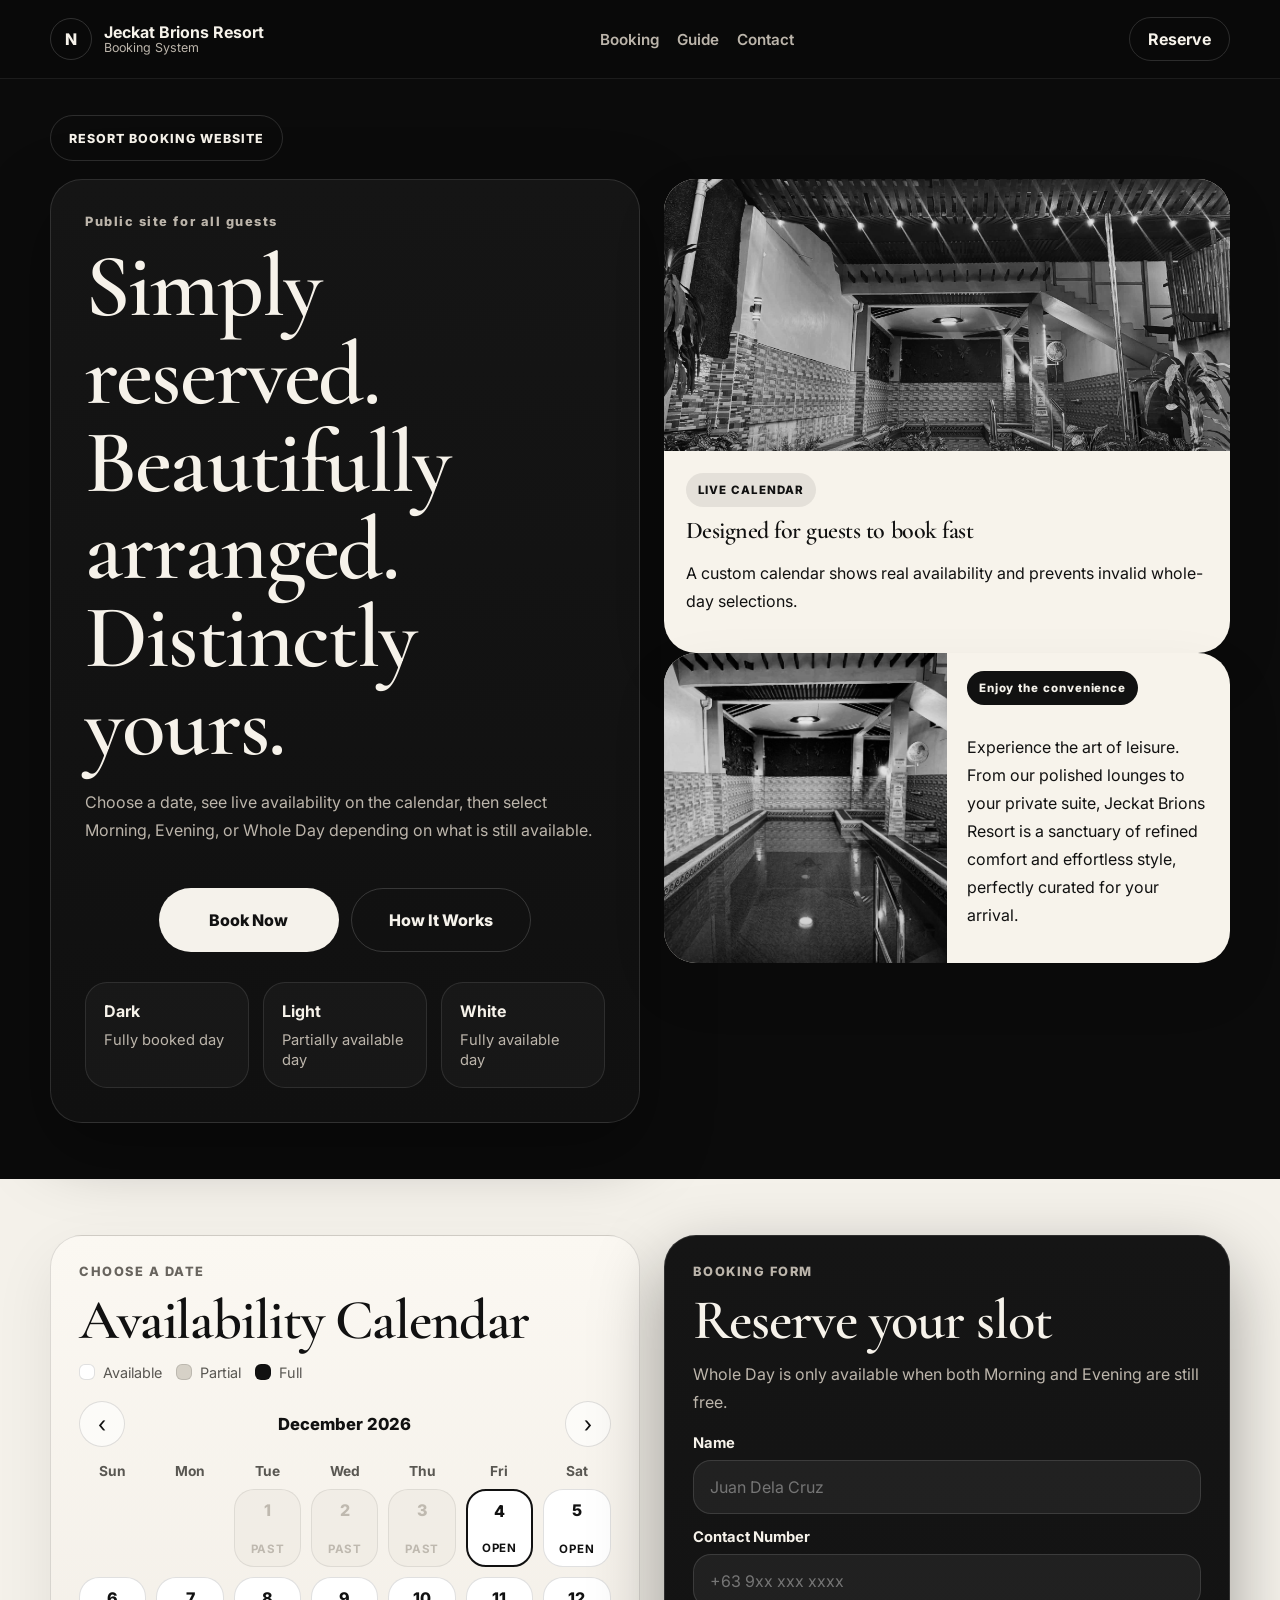
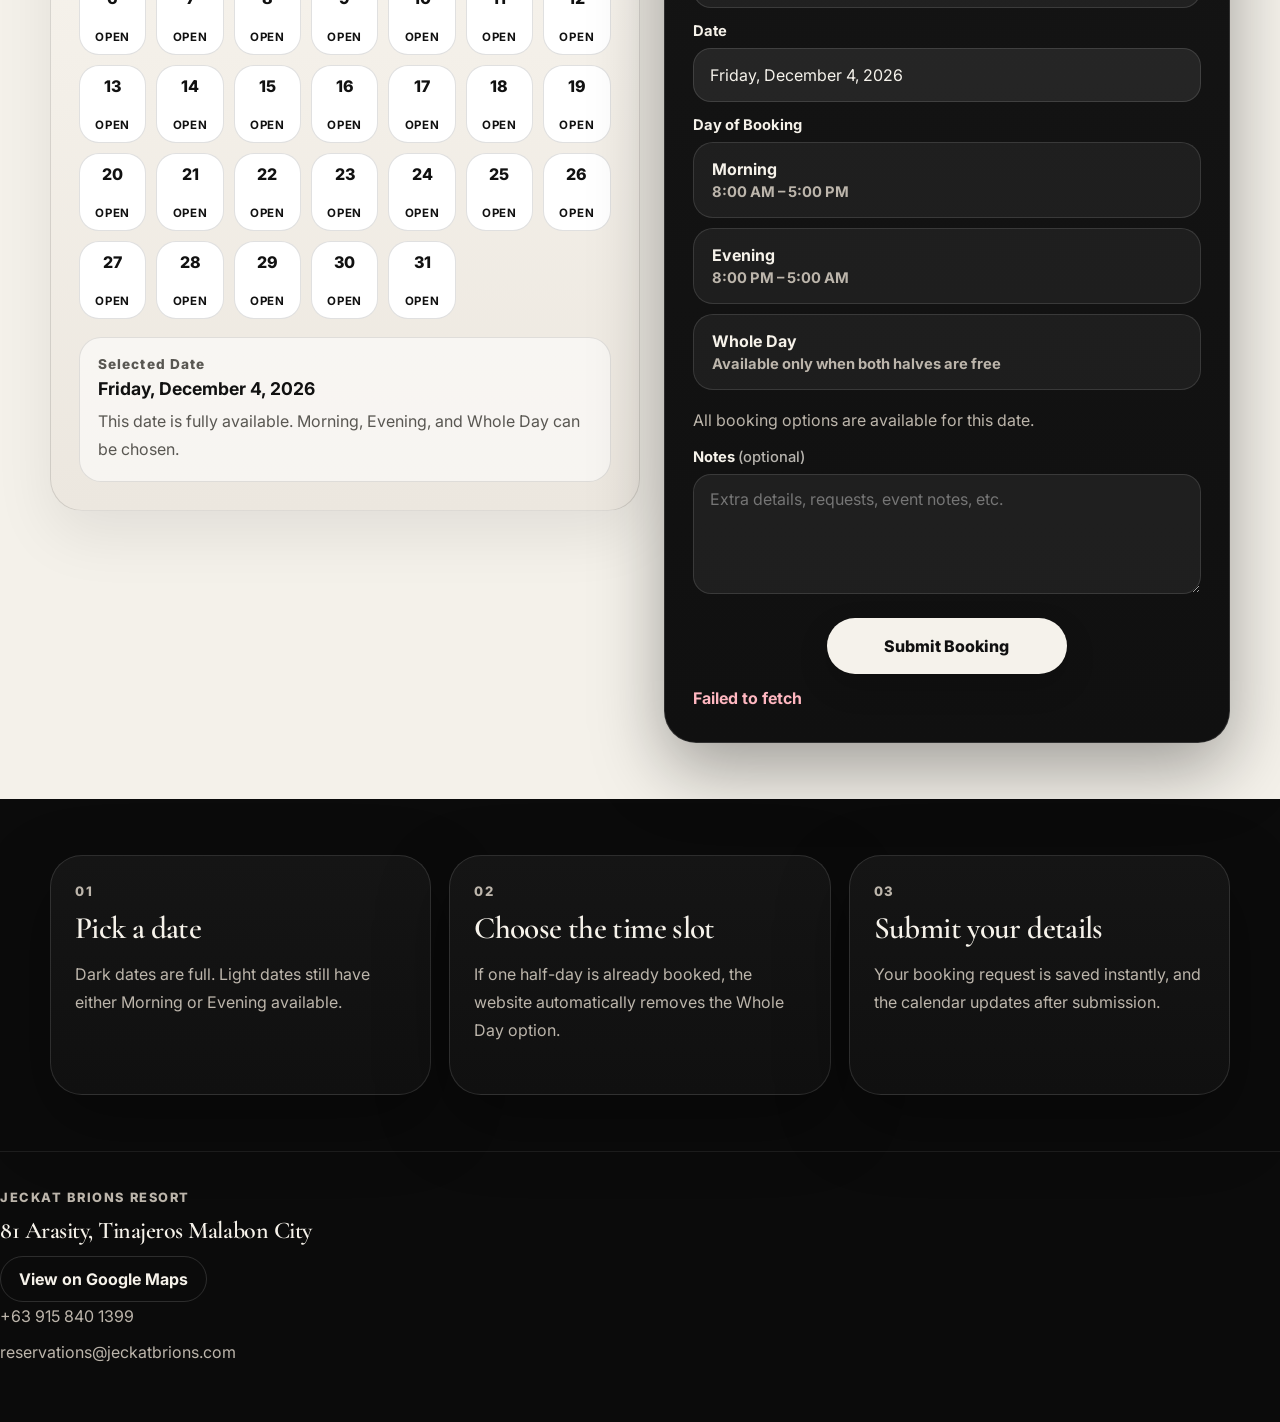
<file: index.html>
<!DOCTYPE html>
<html lang="en">
<head>
  <meta charset="UTF-8" />
  <meta name="viewport" content="width=device-width, initial-scale=1.0" />
  <title>Jeckat Brions Resort</title>

  <link rel="preconnect" href="https://fonts.googleapis.com" />
  <link rel="preconnect" href="https://fonts.gstatic.com" crossorigin />
  <link
    href="https://fonts.googleapis.com/css2?family=Inter:wght@400;500;600;700;800&family=Cormorant+Garamond:wght@500;600;700&display=swap"
    rel="stylesheet"
  />

  <link rel="stylesheet" href="style.css" />
</head>
<body>
  <header class="site-header">
    <div class="container nav">
      <a href="#top" class="brand">
        <span class="brand-mark">N</span>
        <span class="brand-copy">
          <strong>Jeckat Brions Resort</strong>
          <small>Booking System</small>
        </span>
      </a>

      <nav class="nav-links">
        <a href="#booking">Booking</a>
        <a href="#guide">Guide</a>
        <a href="#contact">Contact</a>
      </nav>

      <a href="#booking" class="nav-cta">Reserve</a>
    </div>
  </header>

  <main id="top">
    <section class="hero section-dark">
      <div class="container">
        <div class="hero-topline">
          <span class="capsule">RESORT BOOKING WEBSITE</span>
        </div>

        <div class="hero-grid">
          <div class="hero-copy panel-dark">
            <p class="eyebrow">Public site for all guests</p>
            <h1>Simply reserved. Beautifully arranged. Distinctly yours.</h1>
            <p class="hero-lead">
            Choose a date, see live availability on the calendar, then select
              Morning, Evening, or Whole Day depending on what is still available.
            </p>

            <div class="hero-actions">
              <a href="#booking" class="btn btn-light">Book Now</a>
              <a href="#guide" class="btn btn-ghost">How It Works</a>
            </div>

            <div class="hero-stats">
              <div class="stat-card">
                <strong>Dark</strong>
                <span>Fully booked day</span>
              </div>
              <div class="stat-card">
                <strong>Light</strong>
                <span>Partially available day</span>
              </div>
              <div class="stat-card">
                <strong>White</strong>
                <span>Fully available day</span>
              </div>
            </div>
          </div>

          <div class="hero-stack">
            <article class="showcase showcase-large">
              <div class="showcase-media showcase-main-photo"></div>
              <div class="showcase-body">
                <span class="mini-label">LIVE CALENDAR</span>
                <h2>Designed for guests to book fast</h2>
                <p>
                  A custom calendar shows real availability and prevents invalid whole-day selections.
                </p>
              </div>
            </article>

            <article class="showcase showcase-small">
              <div class="showcase-media showcase-side-photo"></div>
              <div class="showcase-body compact">
                <span class="mini-label dark">Enjoy the convenience</span>
                <p>Experience the art of leisure. From our polished lounges to your private suite, Jeckat Brions Resort is a sanctuary of refined comfort and effortless style, perfectly curated for your arrival.</p>
              </div>
            </article>
          </div>
        </div>
      </div>
    </section>

    <section id="booking" class="section-light booking-section">
      <div class="container booking-layout">
        <div class="calendar-panel panel-light">
          <div class="panel-header">
            <div>
              <p class="eyebrow dark">CHOOSE A DATE</p>
              <h2 class="section-title dark-title">Availability Calendar</h2>
            </div>

            <div class="calendar-legend">
              <span><i class="legend-box legend-available"></i> Available</span>
              <span><i class="legend-box legend-partial"></i> Partial</span>
              <span><i class="legend-box legend-full"></i> Full</span>
            </div>
          </div>

          <div class="calendar-toolbar">
            <button id="prevMonthBtn" type="button" class="month-btn" aria-label="Previous month">‹</button>
            <div id="monthLabel" class="month-label">Month Year</div>
            <button id="nextMonthBtn" type="button" class="month-btn" aria-label="Next month">›</button>
          </div>

          <div class="calendar-weekdays">
            <span>Sun</span>
            <span>Mon</span>
            <span>Tue</span>
            <span>Wed</span>
            <span>Thu</span>
            <span>Fri</span>
            <span>Sat</span>
          </div>

          <div id="calendarGrid" class="calendar-grid"></div>

          <div class="selected-date-box">
            <p class="selected-label">Selected Date</p>
            <strong id="selectedDateText">No date selected</strong>
            <p id="selectedDateHelper" class="selected-helper">
              Click an available date to continue.
            </p>
          </div>
        </div>

        <form id="bookingForm" class="booking-form panel-dark" novalidate>
          <div class="form-head">
            <p class="eyebrow">BOOKING FORM</p>
            <h2 class="section-title">Reserve your slot</h2>
            <p class="form-copy">
              Whole Day is only available when both Morning and Evening are still free.
            </p>
          </div>

          <div class="form-grid">
            <div class="field field-full">
              <label for="customerName">Name</label>
              <input id="customerName" name="customerName" type="text" placeholder="Juan Dela Cruz" required />
            </div>

            <div class="field field-full">
              <label for="contactNumber">Contact Number</label>
              <input id="contactNumber" name="contactNumber" type="tel" placeholder="+63 9xx xxx xxxx" required />
            </div>

            <div class="field field-full">
              <label for="selectedDateDisplay">Date</label>
              <input id="selectedDateDisplay" name="selectedDateDisplay" type="text" readonly placeholder="Pick a date from the calendar" />
            </div>

            <div class="field field-full">
              <label>Day of Booking</label>
              <div id="slotOptions" class="slot-options"></div>
              <p id="slotHelper" class="slot-helper">
                Select a date first to see available time options.
              </p>
            </div>

            <div class="field field-full">
              <label for="notes">Notes <span class="optional">(optional)</span></label>
              <textarea id="notes" name="notes" placeholder="Extra details, requests, event notes, etc."></textarea>
            </div>

            <input id="website" name="website" type="text" class="honeypot" autocomplete="off" tabindex="-1" />

            <div class="field field-full">
             <button id="submitBtn" type="submit" class="btn btn-light submit-capsule">
             Submit Booking
            </button>
            </div>
          </div>

          <div id="formMessage" class="form-message" aria-live="polite"></div>
        </form>
      </div>
    </section>

    <section id="guide" class="section-dark guide-section">
      <div class="container">
        <div class="guide-grid">
          <article class="guide-card panel-dark">
            <span class="step-no">01</span>
            <h3>Pick a date</h3>
            <p>Dark dates are full. Light dates still have either Morning or Evening available.</p>
          </article>

          <article class="guide-card panel-dark">
            <span class="step-no">02</span>
            <h3>Choose the time slot</h3>
            <p>
              If one half-day is already booked, the website automatically removes the Whole Day option.
            </p>
          </article>

          <article class="guide-card panel-dark">
            <span class="step-no">03</span>
            <h3>Submit your details</h3>
            <p>Your booking request is saved instantly, and the calendar updates after submission.</p>
          </article>
        </div>
      </div>
    </section>
  </main>

  <footer id="contact" class="site-footer">
   <div>
  <p class="eyebrow">JECKAT BRIONS RESORT</p>
  <h2>81 Arasity, Tinajeros Malabon City</h2>

  <a
    href="https://maps.app.goo.gl/bycmMKBrjcWVcSgV9"
    target="_blank"
    rel="noopener noreferrer"
    class="map-btn"
  >
    View on Google Maps
  </a>
</div>

      <div class="footer-copy">
        <p>+63 915 840 1399</p>
        <p>reservations@jeckatbrions.com</p>
      </div>
    </div>
  </footer>

  <script src="script.js"></script>
</body>
</html>
</file>
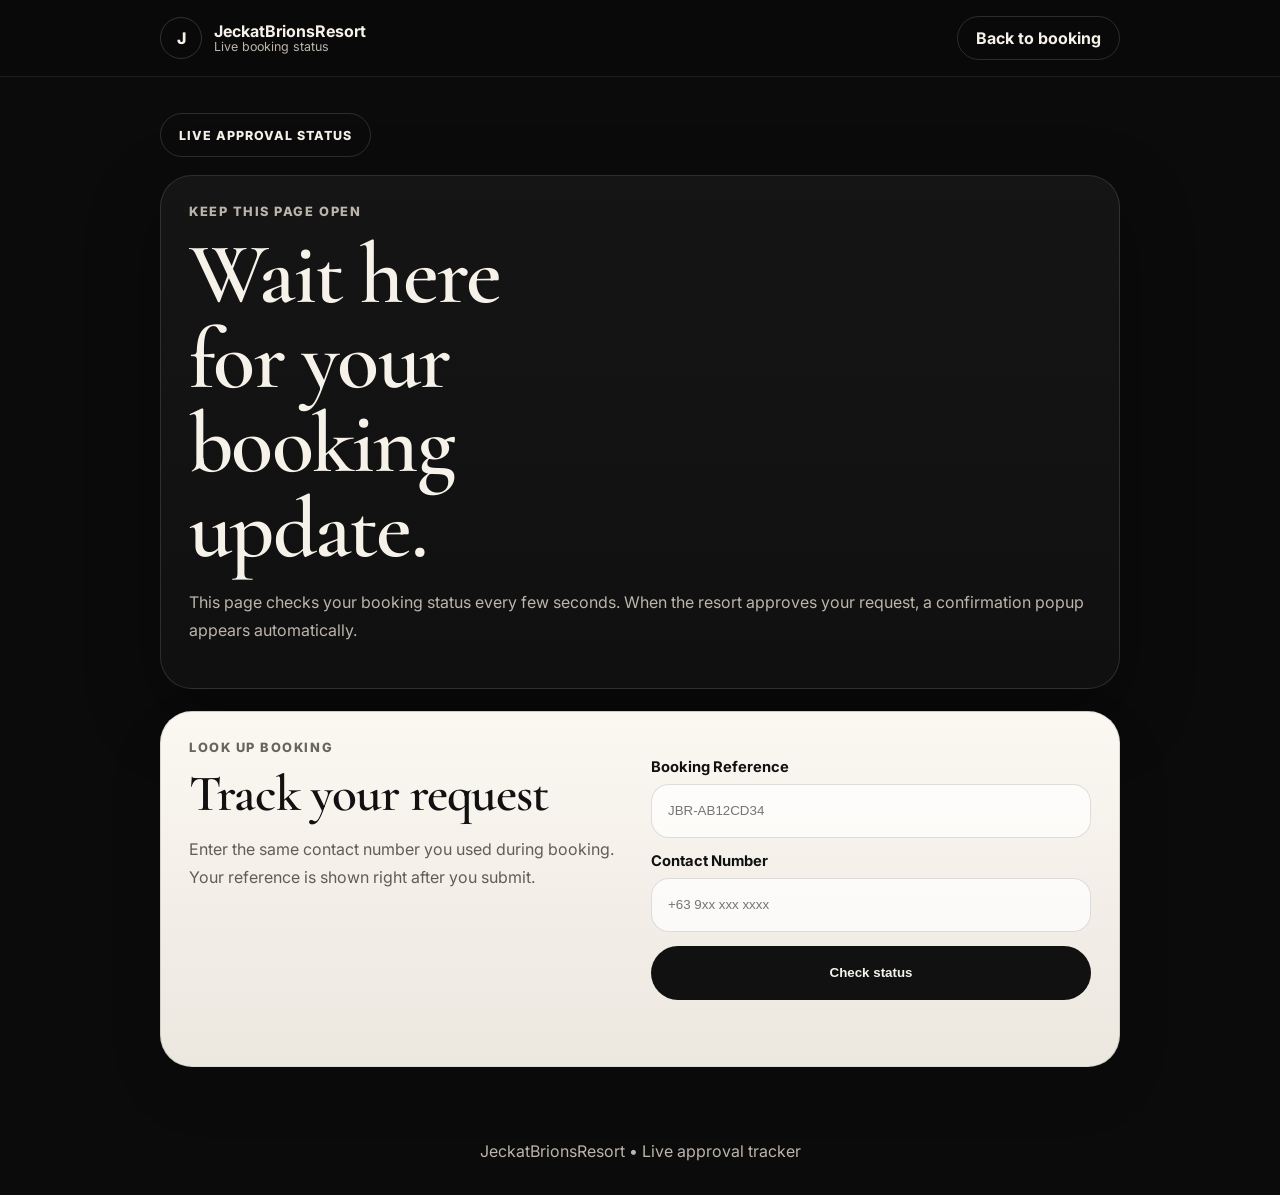
<file: status.html>
<!DOCTYPE html>
<html lang="en">
<head>
  <meta charset="UTF-8" />
  <meta name="viewport" content="width=device-width, initial-scale=1.0" />
  <title>JeckatBrionsResort | Booking Status</title>

  <link rel="preconnect" href="https://fonts.googleapis.com" />
  <link rel="preconnect" href="https://fonts.gstatic.com" crossorigin />
  <link
    href="https://fonts.googleapis.com/css2?family=Inter:wght@400;500;600;700;800&family=Cormorant+Garamond:wght@500;600;700&display=swap"
    rel="stylesheet"
  />

  <style>
    :root {
      --bg: #0b0b0b;
      --panel: #141414;
      --paper: #f4f1ea;
      --ink: #111111;
      --muted: #bcb5ab;
      --line-dark: rgba(255, 255, 255, 0.12);
      --line-light: rgba(0, 0, 0, 0.12);
      --success: #d7ffe2;
      --success-ink: #0b5d2b;
      --warning: #fff0c9;
      --warning-ink: #7a5b00;
      --danger: #ffd8de;
      --danger-ink: #87253a;
      --radius-xl: 32px;
      --radius-lg: 22px;
      --shadow-dark: 0 26px 70px rgba(0, 0, 0, 0.35);
      --shadow-light: 0 24px 60px rgba(0, 0, 0, 0.08);
      --max-width: 960px;
    }

    * {
      box-sizing: border-box;
    }

    body {
      margin: 0;
      font-family: "Inter", sans-serif;
      background: var(--bg);
      color: #f6f2ea;
    }

    a {
      color: inherit;
      text-decoration: none;
    }

    .container {
      width: min(var(--max-width), calc(100% - 28px));
      margin: 0 auto;
    }

    .site-header {
      position: sticky;
      top: 0;
      z-index: 30;
      background: rgba(10, 10, 10, 0.86);
      backdrop-filter: blur(14px);
      border-bottom: 1px solid rgba(255, 255, 255, 0.08);
    }

    .nav {
      min-height: 76px;
      display: flex;
      align-items: center;
      justify-content: space-between;
      gap: 16px;
    }

    .brand {
      display: inline-flex;
      align-items: center;
      gap: 12px;
    }

    .brand-mark {
      width: 42px;
      height: 42px;
      border-radius: 999px;
      border: 1px solid rgba(255, 255, 255, 0.16);
      display: grid;
      place-items: center;
      font-weight: 800;
    }

    .brand-copy {
      display: flex;
      flex-direction: column;
      line-height: 1.15;
    }

    .brand-copy small {
      color: var(--muted);
      font-size: 0.78rem;
    }

    .nav-link {
      min-height: 44px;
      padding: 0 18px;
      display: inline-flex;
      align-items: center;
      justify-content: center;
      border-radius: 999px;
      border: 1px solid rgba(255, 255, 255, 0.14);
      font-weight: 700;
    }

    .page {
      padding: 36px 0 56px;
    }

    .capsule {
      min-height: 44px;
      padding: 0 18px;
      display: inline-flex;
      align-items: center;
      justify-content: center;
      border-radius: 999px;
      border: 1px solid rgba(255, 255, 255, 0.14);
      font-size: 0.78rem;
      font-weight: 800;
      letter-spacing: 0.08em;
      margin-bottom: 18px;
    }

    .layout {
      display: grid;
      grid-template-columns: 1fr;
      gap: 22px;
    }

    .panel-dark,
    .panel-light {
      border-radius: var(--radius-xl);
      overflow: hidden;
    }

    .panel-dark {
      background: linear-gradient(180deg, #151515 0%, #101010 100%);
      border: 1px solid var(--line-dark);
      box-shadow: var(--shadow-dark);
      padding: 28px;
    }

    .panel-light {
      background: linear-gradient(180deg, #fbf8f2 0%, #ece7df 100%);
      color: var(--ink);
      border: 1px solid var(--line-light);
      box-shadow: var(--shadow-light);
      padding: 28px;
    }

    .eyebrow {
      margin: 0 0 14px;
      color: var(--muted);
      font-size: 0.8rem;
      font-weight: 800;
      letter-spacing: 0.12em;
    }

    h1,
    h2 {
      margin: 0;
      font-family: "Cormorant Garamond", serif;
      font-weight: 600;
      letter-spacing: -0.02em;
      line-height: 0.98;
    }

    h1 {
      font-size: clamp(3rem, 7vw, 5.4rem);
      max-width: 9ch;
    }

    h2 {
      font-size: clamp(2rem, 4vw, 3.6rem);
    }

    .lead,
    .helper,
    .status-meta p,
    .lookup-copy {
      color: var(--muted);
      line-height: 1.75;
    }

    .lookup-copy.dark {
      color: #605d57;
    }

    .lookup-grid {
      display: grid;
      grid-template-columns: 1fr 1fr;
      gap: 22px;
      align-items: start;
    }

    .field-list {
      display: grid;
      gap: 14px;
      margin-top: 18px;
    }

    .field {
      display: flex;
      flex-direction: column;
      gap: 8px;
    }

    label {
      font-weight: 700;
      font-size: 0.92rem;
    }

    input {
      width: 100%;
      min-height: 54px;
      padding: 14px 16px;
      border-radius: 18px;
      border: 1px solid rgba(0, 0, 0, 0.12);
      background: rgba(255, 255, 255, 0.7);
      color: var(--ink);
      outline: none;
    }

    input:focus {
      border-color: rgba(0, 0, 0, 0.28);
      box-shadow: 0 0 0 3px rgba(0, 0, 0, 0.06);
    }

    .btn {
      min-height: 54px;
      padding: 0 24px;
      border: none;
      border-radius: 999px;
      font-weight: 800;
      cursor: pointer;
      transition: transform 0.18s ease;
    }

    .btn:hover {
      transform: translateY(-1px);
    }

    .btn-dark {
      background: #111111;
      color: #f5f2eb;
    }

    .btn-light {
      background: #f5f2eb;
      color: #111111;
    }

    .status-card {
      display: none;
      gap: 18px;
    }

    .status-card.show {
      display: grid;
    }

    .status-top {
      display: flex;
      justify-content: space-between;
      gap: 16px;
      flex-wrap: wrap;
      align-items: center;
    }

    .status-badge {
      min-height: 42px;
      padding: 0 16px;
      border-radius: 999px;
      display: inline-flex;
      align-items: center;
      justify-content: center;
      font-weight: 800;
      letter-spacing: 0.06em;
      font-size: 0.8rem;
    }

    .status-pending {
      background: var(--warning);
      color: var(--warning-ink);
    }

    .status-confirmed {
      background: var(--success);
      color: var(--success-ink);
    }

    .status-cancelled {
      background: var(--danger);
      color: var(--danger-ink);
    }

    .status-grid {
      display: grid;
      grid-template-columns: repeat(2, 1fr);
      gap: 14px;
    }

    .status-box {
      padding: 18px;
      border-radius: 22px;
      background: rgba(0, 0, 0, 0.04);
      border: 1px solid rgba(0, 0, 0, 0.08);
    }

    .status-box span {
      display: block;
      font-size: 0.84rem;
      font-weight: 700;
      color: #65615a;
      margin-bottom: 8px;
      letter-spacing: 0.06em;
    }

    .status-box strong {
      font-size: 1.05rem;
    }

    .live-note {
      padding: 16px 18px;
      border-radius: 22px;
      background: rgba(255, 255, 255, 0.06);
      border: 1px solid rgba(255, 255, 255, 0.12);
      color: var(--muted);
      line-height: 1.7;
    }

    .message {
      min-height: 24px;
      margin-top: 14px;
      font-weight: 700;
    }

    .message.error {
      color: #ffb7c0;
    }

    .message.success {
      color: #9ce7b2;
    }

    .overlay {
      position: fixed;
      inset: 0;
      background: rgba(0, 0, 0, 0.58);
      display: none;
      align-items: center;
      justify-content: center;
      padding: 18px;
      z-index: 50;
    }

    .overlay.show {
      display: flex;
    }

    .modal {
      width: min(520px, 100%);
      background: linear-gradient(180deg, #fbf8f2 0%, #ece7df 100%);
      color: #111111;
      border-radius: 30px;
      padding: 28px;
      box-shadow: var(--shadow-light);
      text-align: center;
    }

    .modal h3 {
      margin: 0 0 12px;
      font-family: "Cormorant Garamond", serif;
      font-size: 2.2rem;
      line-height: 1;
    }

    .modal p {
      color: #4f4b45;
      line-height: 1.75;
      margin: 0 0 18px;
    }

    .footer {
      padding: 18px 0 34px;
      text-align: center;
      color: var(--muted);
    }

    @media (max-width: 760px) {
      .lookup-grid,
      .status-grid {
        grid-template-columns: 1fr;
      }

      h1 {
        max-width: 100%;
        font-size: 3.4rem;
      }
    }
    @media (max-width: 720px) {
  .container {
    width: calc(100% - 18px);
  }

  .nav {
    min-height: 68px;
  }

  .brand-copy strong {
    font-size: 0.95rem;
  }

  .brand-copy small {
    font-size: 0.72rem;
  }

  h1 {
    max-width: 100%;
    font-size: clamp(2.2rem, 10vw, 3.4rem);
  }

  h2 {
    font-size: clamp(1.8rem, 8vw, 2.5rem);
  }

  .panel-dark,
  .panel-light {
    padding: 20px;
    border-radius: 24px;
  }

  .lookup-grid,
  .status-grid {
    grid-template-columns: 1fr;
  }

  input {
    min-height: 50px;
    font-size: 0.95rem;
  }

  .btn {
    width: 100%;
    min-height: 50px;
  }

  .status-top {
    align-items: flex-start;
  }
}

@media (max-width: 480px) {
  .container {
    width: calc(100% - 14px);
  }

  .panel-dark,
  .panel-light {
    padding: 16px;
    border-radius: 20px;
  }

  h1 {
    font-size: clamp(2rem, 10vw, 2.8rem);
  }

  h2 {
    font-size: clamp(1.6rem, 8vw, 2.1rem);
  }

  .modal {
    padding: 20px;
    border-radius: 22px;
  }

  .modal h3 {
    font-size: 1.8rem;
  }
}
  </style>
</head>
<body>
  <header class="site-header">
    <div class="container nav">
      <a href="./index.html" class="brand">
        <span class="brand-mark">J</span>
        <span class="brand-copy">
          <strong>JeckatBrionsResort</strong>
          <small>Live booking status</small>
        </span>
      </a>

      <a href="./index.html" class="nav-link">Back to booking</a>
    </div>
  </header>

  <main class="page">
    <div class="container">
      <span class="capsule">LIVE APPROVAL STATUS</span>

      <div class="layout">
        <section class="panel-dark">
          <p class="eyebrow">KEEP THIS PAGE OPEN</p>
          <h1>Wait here for your booking update.</h1>
          <p class="lead">
            This page checks your booking status every few seconds. When the resort approves your request,
            a confirmation popup appears automatically.
          </p>
        </section>

        <section class="panel-light">
          <div class="lookup-grid">
            <div>
              <p class="eyebrow" style="color:#68645e;">LOOK UP BOOKING</p>
              <h2>Track your request</h2>
              <p class="lookup-copy dark">
                Enter the same contact number you used during booking. Your reference is shown right after you submit.
              </p>
            </div>

            <div>
              <form id="lookupForm" class="field-list">
                <div class="field">
                  <label for="bookingReference">Booking Reference</label>
                  <input id="bookingReference" type="text" placeholder="JBR-AB12CD34" />
                </div>

                <div class="field">
                  <label for="contactNumber">Contact Number</label>
                  <input id="contactNumber" type="text" placeholder="+63 9xx xxx xxxx" />
                </div>

                <button type="submit" class="btn btn-dark">Check status</button>
              </form>

              <div id="statusMessage" class="message"></div>
            </div>
          </div>
        </section>

        <section id="statusCard" class="panel-light status-card">
          <div class="status-top">
            <div>
              <p class="eyebrow" style="color:#68645e;">CURRENT BOOKING STATUS</p>
              <h2 id="statusHeadline">Waiting for lookup</h2>
            </div>

            <div id="statusBadge" class="status-badge status-pending">PENDING</div>
          </div>

          <div class="status-grid">
            <div class="status-box">
              <span>REFERENCE</span>
              <strong id="refValue">—</strong>
            </div>

            <div class="status-box">
              <span>BOOKING DATE</span>
              <strong id="dateValue">—</strong>
            </div>

            <div class="status-box">
              <span>TIME SLOT</span>
              <strong id="slotValue">—</strong>
            </div>

            <div class="status-box">
              <span>PAYMENT</span>
              <strong id="paymentValue">—</strong>
            </div>
          </div>

          <div class="status-meta">
            <p id="statusDescription">No booking loaded yet.</p>
            <p id="approvedAtText"></p>
          </div>

          <div class="live-note">
            This page auto-checks every 5 seconds. You can leave it open while waiting for approval.
          </div>
        </section>
      </div>
    </div>
  </main>

  <div id="approvalOverlay" class="overlay" aria-hidden="true">
    <div class="modal">
      <h3>Your booking is confirmed</h3>
      <p>
        JeckatBrionsResort has approved your booking. Please keep your booking reference and wait for any further payment or arrival instructions from the resort.
      </p>
      <button id="closeModalBtn" class="btn btn-dark" type="button">Got it</button>
    </div>
  </div>

  <footer class="footer">
    <div class="container">JeckatBrionsResort • Live approval tracker</div>
  </footer>

  <script>
    const SUPABASE_URL = "https://ynebefrxndpmegdlgnvc.supabase.co";
    const SUPABASE_ANON_KEY = "sb_publishable_HrQJWZ27IlogHw7XMgOr6Q_oXKmb5vF";
    const POLL_INTERVAL_MS = 5000;

    const lookupForm = document.getElementById("lookupForm");
    const bookingReferenceInput = document.getElementById("bookingReference");
    const contactNumberInput = document.getElementById("contactNumber");
    const statusMessage = document.getElementById("statusMessage");
    const statusCard = document.getElementById("statusCard");
    const statusHeadline = document.getElementById("statusHeadline");
    const statusBadge = document.getElementById("statusBadge");
    const refValue = document.getElementById("refValue");
    const dateValue = document.getElementById("dateValue");
    const slotValue = document.getElementById("slotValue");
    const paymentValue = document.getElementById("paymentValue");
    const statusDescription = document.getElementById("statusDescription");
    const approvedAtText = document.getElementById("approvedAtText");
    const approvalOverlay = document.getElementById("approvalOverlay");
    const closeModalBtn = document.getElementById("closeModalBtn");

    let pollTimer = null;
    let lastKnownStatus = "";

    document.addEventListener("DOMContentLoaded", init);

    function init() {
      const params = new URLSearchParams(window.location.search);
      bookingReferenceInput.value = params.get("ref") || "";
      contactNumberInput.value = params.get("phone") || "";

      closeModalBtn.addEventListener("click", () => {
        approvalOverlay.classList.remove("show");
      });

      lookupForm.addEventListener("submit", async (event) => {
        event.preventDefault();
        await lookupAndStart();
      });

      if (bookingReferenceInput.value && contactNumberInput.value) {
        lookupAndStart();
      }
    }

    async function lookupAndStart() {
      clearMessage();

      const reference = bookingReferenceInput.value.trim();
      const contactNumber = contactNumberInput.value.trim();

      if (!reference) {
        showMessage("Enter your booking reference.", "error");
        return;
      }

      if (!contactNumber) {
        showMessage("Enter the same contact number you used when booking.", "error");
        return;
      }

      const row = await loadStatus(reference, contactNumber, true);

      if (!row) {
        stopPolling();
        return;
      }

      startPolling();
    }

    async function loadStatus(reference, contactNumber, resetStatusMemory = false) {
      try {
        const rows = await fetchSupabaseJson("/rest/v1/rpc/get_public_booking_status", {
          method: "POST",
          body: JSON.stringify({
            p_reference: reference,
            p_contact_number: contactNumber
          })
        });

        const row = Array.isArray(rows) ? rows[0] : null;

        if (!row) {
          statusCard.classList.remove("show");
          showMessage("No booking matched that reference and contact number.", "error");
          return null;
        }

        if (resetStatusMemory) {
          lastKnownStatus = row.status;
        } else if (lastKnownStatus && lastKnownStatus !== row.status) {
          if (row.status === "confirmed") {
            approvalOverlay.classList.add("show");
          }
        }

        lastKnownStatus = row.status;
        renderStatus(row);
        showMessage("Status is live. Keep this page open while waiting for approval.", "success");
        return row;
      } catch (error) {
        showMessage(error.message || "Could not load booking status.", "error");
        return null;
      }
    }

    function startPolling() {
      stopPolling();

      pollTimer = setInterval(async () => {
        const reference = bookingReferenceInput.value.trim();
        const contactNumber = contactNumberInput.value.trim();

        if (!reference || !contactNumber) {
          stopPolling();
          return;
        }

        await loadStatus(reference, contactNumber, false);
      }, POLL_INTERVAL_MS);
    }

    function stopPolling() {
      if (pollTimer) {
        clearInterval(pollTimer);
        pollTimer = null;
      }
    }

    function renderStatus(row) {
      statusCard.classList.add("show");

      refValue.textContent = row.booking_reference || "—";
      dateValue.textContent = row.booking_date ? formatLongDate(row.booking_date) : "—";
      slotValue.textContent = formatSlot(row.slot_type);
      paymentValue.textContent = formatPayment(row.payment_status);

      statusBadge.className = `status-badge ${statusClass(row.status)}`;
      statusBadge.textContent = String(row.status || "pending").toUpperCase();
      statusHeadline.textContent = statusTitle(row.status);
      statusDescription.textContent = statusText(row.status, row.payment_status);

      approvedAtText.textContent = row.approved_at
        ? `Approved at: ${formatDateTime(row.approved_at)}`
        : "";
    }

    function statusClass(status) {
      if (status === "confirmed") return "status-confirmed";
      if (status === "cancelled") return "status-cancelled";
      return "status-pending";
    }

    function statusTitle(status) {
      if (status === "confirmed") return "Confirmed";
      if (status === "cancelled") return "Not approved";
      return "Pending review";
    }

    function statusText(status, paymentStatus) {
      if (status === "confirmed") {
        return `Your booking is confirmed. Payment status: ${formatPayment(paymentStatus)}.`;
      }

      if (status === "cancelled") {
        return "This booking was not approved or was cancelled. Please contact the resort for details.";
      }

      return "Your booking has been received and is waiting for review by the resort.";
    }

    async function fetchSupabaseJson(path, options = {}) {
      const response = await fetch(`${SUPABASE_URL}${path}`, {
        ...options,
        headers: {
          "Content-Type": "application/json",
          apikey: SUPABASE_ANON_KEY,
          Authorization: `Bearer ${SUPABASE_ANON_KEY}`,
          ...(options.headers || {})
        }
      });

      const text = await response.text();
      let data = [];

      if (text) {
        try {
          data = JSON.parse(text);
        } catch {
          data = text;
        }
      }

      if (!response.ok) {
        throw new Error(extractErrorMessage(data) || "Request failed.");
      }

      return data;
    }

    function extractErrorMessage(data) {
      if (!data) return "";
      if (typeof data === "string") return data;
      if (typeof data.message === "string" && data.message.trim()) return data.message.trim();
      if (typeof data.error_description === "string" && data.error_description.trim()) return data.error_description.trim();
      if (typeof data.details === "string" && data.details.trim()) return data.details.trim();
      return "";
    }

    function formatSlot(slot) {
      if (slot === "am") return "Morning (8:00 AM – 5:00 PM)";
      if (slot === "pm") return "Evening (8:00 PM – 5:00 AM)";
      if (slot === "whole_day") return "Whole Day";
      return "—";
    }

    function formatPayment(payment) {
      if (payment === "fully_paid") return "Fully Paid";
      if (payment === "partial") return "Partial";
      if (payment === "refunded") return "Refunded";
      return "Unpaid";
    }

    function formatLongDate(iso) {
      const [year, month, day] = iso.split("-").map(Number);
      const date = new Date(year, month - 1, day);

      return new Intl.DateTimeFormat("en-US", {
        weekday: "long",
        month: "long",
        day: "numeric",
        year: "numeric"
      }).format(date);
    }

    function formatDateTime(value) {
      const date = new Date(value);

      return new Intl.DateTimeFormat("en-US", {
        dateStyle: "medium",
        timeStyle: "short"
      }).format(date);
    }

    function showMessage(message, type) {
      statusMessage.textContent = message;
      statusMessage.className = `message ${type || ""}`;
    }

    function clearMessage() {
      statusMessage.textContent = "";
      statusMessage.className = "message";
    }
  </script>
</body>
</html>
</file>
<file: style.css>
:root {
  --bg: #0b0b0b;
  --bg-soft: #111111;
  --panel-dark: #141414;
  --paper: #f4f1ea;
  --paper-soft: #ebe6dd;
  --ink: #111111;
  --ink-soft: #595752;
  --muted: #bcb5ab;
  --line-dark: rgba(255, 255, 255, 0.12);
  --line-light: rgba(0, 0, 0, 0.12);
  --shadow-dark: 0 26px 70px rgba(0, 0, 0, 0.35);
  --shadow-light: 0 24px 60px rgba(0, 0, 0, 0.08);
  --radius-xl: 32px;
  --radius-lg: 22px;
  --radius-md: 16px;
  --max-width: 1180px;
}

* {
  box-sizing: border-box;
}

html {
  scroll-behavior: smooth;
}

body {
  margin: 0;
  font-family: "Inter", sans-serif;
  background: var(--bg);
  color: #f6f2ea;
}

a {
  text-decoration: none;
  color: inherit;
}

button,
input,
textarea {
  font: inherit;
}

.container {
  width: min(var(--max-width), calc(100% - 28px));
  margin: 0 auto;
}

.section-dark {
  background: var(--bg);
  color: #f6f2ea;
}

.section-light {
  background: var(--paper);
  color: var(--ink);
}

.panel-dark {
  background: linear-gradient(180deg, #151515 0%, #101010 100%);
  color: #f6f2ea;
  border: 1px solid var(--line-dark);
  border-radius: var(--radius-xl);
  box-shadow: var(--shadow-dark);
}

.panel-light {
  background: linear-gradient(180deg, #fbf8f2 0%, #ece7df 100%);
  color: var(--ink);
  border: 1px solid var(--line-light);
  border-radius: var(--radius-xl);
  box-shadow: var(--shadow-light);
}

.site-header {
  position: sticky;
  top: 0;
  z-index: 30;
  background: rgba(10, 10, 10, 0.86);
  backdrop-filter: blur(14px);
  border-bottom: 1px solid rgba(255, 255, 255, 0.08);
}

.nav {
  min-height: 78px;
  display: flex;
  align-items: center;
  justify-content: space-between;
  gap: 18px;
}

.brand {
  display: inline-flex;
  align-items: center;
  gap: 12px;
}

.brand-mark {
  width: 42px;
  height: 42px;
  display: grid;
  place-items: center;
  border-radius: 999px;
  border: 1px solid rgba(255, 255, 255, 0.16);
  font-weight: 800;
}

.brand-copy {
  display: flex;
  flex-direction: column;
  line-height: 1.15;
}

.brand-copy small {
  color: var(--muted);
  font-size: 0.78rem;
}

.nav-links {
  display: flex;
  gap: 18px;
}

.nav-links a {
  color: var(--muted);
  font-weight: 600;
  font-size: 0.95rem;
}

.nav-cta {
  min-height: 44px;
  padding: 0 18px;
  display: inline-flex;
  align-items: center;
  justify-content: center;
  border-radius: 999px;
  border: 1px solid rgba(255, 255, 255, 0.14);
  font-weight: 700;
}

.hero {
  padding: 36px 0 56px;
}

.hero-topline {
  display: flex;
  justify-content: space-between;
  gap: 16px;
  flex-wrap: wrap;
  margin-bottom: 18px;
}

.capsule {
  min-height: 46px;
  padding: 0 18px;
  display: inline-flex;
  align-items: center;
  justify-content: center;
  border-radius: 999px;
  border: 1px solid rgba(255, 255, 255, 0.14);
  font-size: 0.78rem;
  font-weight: 800;
  letter-spacing: 0.08em;
}

.hero-grid {
  display: grid;
  grid-template-columns: 1.02fr 0.98fr;
  gap: 24px;
}

.hero-copy {
  padding: 34px;
  display: flex;
  flex-direction: column;
  justify-content: center;
  min-height: 620px;
}

.eyebrow {
  margin: 0 0 14px;
  color: var(--muted);
  font-size: 0.8rem;
  font-weight: 800;
  letter-spacing: 0.12em;
}

.eyebrow.dark {
  color: #68645e;
}

.hero-copy h1,
.section-title,
.site-footer h2,
.showcase h2,
.showcase h3,
.guide-card h3 {
  margin: 0;
  font-family: "Cormorant Garamond", serif;
  letter-spacing: -0.02em;
  line-height: 0.98;
  font-weight: 600;
}

.hero-copy h1 {
  font-size: clamp(3rem, 7vw, 6rem);
  max-width: 9ch;
}

.hero-lead,
.form-copy,
.footer-copy p,
.guide-card p,
.showcase-body p,
.selected-helper,
.slot-helper {
  line-height: 1.75;
}

.hero-lead {
  color: var(--muted);
  max-width: 54ch;
  margin-top: 18px;
}

.hero-actions {
  display: flex;
  gap: 12px;
  flex-wrap: wrap;
  margin-top: 28px;
  justify-content: center;
  align-items: center;
}

.hero-actions .btn {
  display: inline-flex;
  align-items: center;
  justify-content: center;
  min-width: 180px;
  min-height: 64px;
  padding: 0 28px;
  border-radius: 999px;
  font-weight: 800;
  font-size: 1rem;
  line-height: 1;
  text-align: center;
  text-decoration: none;
  border: 1px solid rgba(255, 255, 255, 0.14);
  box-sizing: border-box;
}

.hero-actions .btn.btn-light {
  background: #f5f2eb;
  color: #111111;
  border: none;
}

.hero-actions .btn.btn-ghost {
  background: transparent;
  color: #f5f2eb;
  border: 1px solid rgba(255, 255, 255, 0.16);
}
.btn,
.nav-cta,
.month-btn,
.room-select {
  display: inline-flex;
  align-items: center;
  justify-content: center;
  text-align: center;
}

.btn:hover {
  transform: translateY(-1px);
}

.btn-light {
  background: #f5f2eb;
  color: #111111;
}

.btn-ghost {
  background: transparent;
  color: #f5f2eb;
  border: 1px solid rgba(255, 255, 255, 0.16);
}

.btn-block {
  width: 100%;
}

.hero-stats {
  display: grid;
  grid-template-columns: repeat(3, 1fr);
  gap: 14px;
  margin-top: 30px;
}

.stat-card {
  padding: 18px;
  min-height: 100px;
  border-radius: var(--radius-lg);
  border: 1px solid rgba(255, 255, 255, 0.1);
  background: rgba(255, 255, 255, 0.03);
}

.stat-card strong {
  display: block;
  margin-bottom: 8px;
}

.stat-card span {
  color: var(--muted);
  font-size: 0.92rem;
}

.hero-stack {
  grid-template-rows: auto auto;
}
.showcase {
  overflow: hidden;
  border-radius: var(--radius-xl);
  background: #f7f3eb;
  color: #111111;
  box-shadow: var(--shadow-light);
}

.showcase-large {
  min-height: 390px;
  display: grid;
  grid-template-rows: 1.35fr 0.85fr;
}

.showcase-small {
  min-height: 220px;
  display: grid;
  grid-template-columns: 1fr 1fr;
}

.showcase-media {
  background-size: cover;
  background-position: center;
  filter: grayscale(100%);
}

.showcase-main-photo {
 background-image:
    linear-gradient(180deg, rgba(0,0,0,0.05), rgba(0,0,0,0.18)),
    url("resort.jpg");
}

.showcase-side-photo {
  background-image:
    linear-gradient(180deg, rgba(0,0,0,0.05), rgba(0,0,0,0.18)),
    url("resorts.jpg");
}

.showcase-body {
  padding: 22px;
  display: flex;
  flex-direction: column;
  justify-content: center;
}

.showcase-body.compact {
  padding: 18px 20px;
}

.mini-label {
  display: inline-flex;
  min-height: 34px;
  padding: 0 12px;
  align-items: center;
  border-radius: 999px;
  font-size: 0.72rem;
  font-weight: 800;
  letter-spacing: 0.08em;
  background: rgba(0, 0, 0, 0.08);
  width: fit-content;
  margin-bottom: 12px;
}

.mini-label.dark {
  background: #111111;
  color: #f5f2eb;
}

.booking-section {
  padding: 56px 0;
}

.booking-layout {
  display: grid;
  grid-template-columns: 1.02fr 0.98fr;
  gap: 24px;
  align-items: start;
}

.calendar-panel,
.booking-form {
  padding: 28px;
}

.panel-header {
  display: flex;
  justify-content: space-between;
  gap: 16px;
  align-items: start;
  flex-wrap: wrap;
  margin-bottom: 20px;
}

.section-title {
  font-size: clamp(2.2rem, 4.4vw, 4.2rem);
}

.dark-title {
  color: var(--ink);
}

.calendar-legend {
  display: flex;
  gap: 14px;
  flex-wrap: wrap;
  font-size: 0.9rem;
  color: var(--ink-soft);
}

.calendar-legend span {
  display: inline-flex;
  align-items: center;
  gap: 8px;
}

.legend-box {
  width: 16px;
  height: 16px;
  border-radius: 6px;
  border: 1px solid rgba(0, 0, 0, 0.12);
  display: inline-block;
}

.legend-available {
  background: #ffffff;
}

.legend-partial {
  background: #d6d1c7;
}

.legend-full {
  background: #111111;
}

.calendar-toolbar {
  display: grid;
  grid-template-columns: 46px 1fr 46px;
  gap: 12px;
  align-items: center;
  margin-bottom: 16px;
}

.month-btn {
  width: 46px;
  height: 46px;
  border-radius: 999px;
  border: 1px solid rgba(0, 0, 0, 0.12);
  background: rgba(255, 255, 255, 0.6);
  color: var(--ink);
  cursor: pointer;
  font-size: 1.4rem;
}

.month-label {
  text-align: center;
  font-weight: 800;
  font-size: 1.04rem;
}

.calendar-weekdays {
  display: grid;
  grid-template-columns: repeat(7, 1fr);
  gap: 10px;
  margin-bottom: 10px;
}

.calendar-weekdays span {
  text-align: center;
  color: var(--ink-soft);
  font-size: 0.86rem;
  font-weight: 700;
}

.calendar-grid {
  display: grid;
  grid-template-columns: repeat(7, 1fr);
  gap: 10px;
}

.calendar-empty {
  min-height: 74px;
}

.calendar-day {
  min-height: 78px;
  border-radius: 20px;
  border: 1px solid rgba(0, 0, 0, 0.12);
  background: #ffffff;
  color: var(--ink);
  cursor: pointer;
  padding: 10px 8px;
  display: flex;
  flex-direction: column;
  align-items: center;
  justify-content: space-between;
  transition: transform 0.15s ease, border-color 0.15s ease;
}

.calendar-day:hover:not(:disabled) {
  transform: translateY(-1px);
}

.calendar-day span.day-number {
  font-weight: 800;
  font-size: 1rem;
}

.calendar-day span.day-state {
  font-size: 0.72rem;
  font-weight: 700;
  letter-spacing: 0.06em;
}

.calendar-day.available {
  background: #ffffff;
  color: #111111;
}

.calendar-day.partial {
  background: #d8d3ca;
  color: #111111;
}

.calendar-day.full {
  background: #111111;
  color: #f5f2eb;
  cursor: not-allowed;
}

.calendar-day.past {
  background: #efebe3;
  color: #a29b90;
  cursor: not-allowed;
  opacity: 0.65;
}

.calendar-day.selected {
  border: 2px solid #111111;
}

.selected-date-box {
  margin-top: 18px;
  padding: 18px;
  border-radius: var(--radius-lg);
  background: rgba(255, 255, 255, 0.56);
  border: 1px solid rgba(0, 0, 0, 0.1);
}

.selected-label {
  margin: 0 0 6px;
  font-size: 0.85rem;
  font-weight: 800;
  letter-spacing: 0.08em;
  color: var(--ink-soft);
}

.selected-date-box strong {
  display: block;
  font-size: 1.1rem;
}

.selected-helper {
  margin: 8px 0 0;
  color: var(--ink-soft);
}

.form-head {
  margin-bottom: 18px;
}

.form-copy {
  margin-top: 12px;
  color: var(--muted);
}

.form-grid {
  display: grid;
  grid-template-columns: repeat(2, 1fr);
  gap: 14px;
}

.field {
  display: flex;
  flex-direction: column;
  gap: 8px;
}

.field-full {
  grid-column: 1 / -1;
}

label {
  font-size: 0.92rem;
  font-weight: 700;
}

.optional {
  opacity: 0.72;
  font-weight: 500;
}

input,
textarea {
  width: 100%;
  min-height: 54px;
  padding: 14px 16px;
  border-radius: 18px;
  border: 1px solid rgba(255, 255, 255, 0.12);
  background: rgba(255, 255, 255, 0.06);
  color: #f5f2eb;
  outline: none;
}

input[readonly] {
  background: rgba(255, 255, 255, 0.08);
}

input:focus,
textarea:focus {
  border-color: rgba(255, 255, 255, 0.28);
  box-shadow: 0 0 0 3px rgba(255, 255, 255, 0.06);
}

textarea {
  min-height: 120px;
  resize: vertical;
}

.slot-options {
  display: grid;
  gap: 10px;
}

.slot-card {
  position: relative;
}

.slot-card input {
  position: absolute;
  opacity: 0;
  pointer-events: none;
}

.slot-label {
  display: block;
  padding: 16px 18px;
  border-radius: 20px;
  border: 1px solid rgba(255, 255, 255, 0.12);
  background: rgba(255, 255, 255, 0.05);
  cursor: pointer;
  transition: border-color 0.15s ease, background 0.15s ease;
}

.slot-label strong {
  display: block;
  margin-bottom: 4px;
  font-size: 1rem;
}

.slot-label span {
  color: var(--muted);
  font-size: 0.92rem;
}

.slot-card input:checked + .slot-label {
  border-color: rgba(255, 255, 255, 0.45);
  background: rgba(255, 255, 255, 0.12);
}

.slot-helper {
  margin: 8px 0 0;
  color: var(--muted);
}

.form-message {
  min-height: 26px;
  margin-top: 14px;
  font-weight: 700;
}

.form-message.success {
  color: #9ce7b2;
}

.form-message.error {
  color: #ffb7c0;
}

.guide-section {
  padding: 56px 0;
}

.guide-grid {
  display: grid;
  grid-template-columns: repeat(3, 1fr);
  gap: 18px;
}

.guide-card {
  padding: 24px;
  min-height: 240px;
}

.step-no {
  display: inline-block;
  margin-bottom: 14px;
  color: var(--muted);
  font-size: 0.82rem;
  font-weight: 800;
  letter-spacing: 0.12em;
}

.guide-card h3 {
  font-size: 1.95rem;
  margin-bottom: 10px;
}

.guide-card p {
  color: var(--muted);
}

.site-footer {
  padding: 38px 0 48px;
  border-top: 1px solid rgba(255, 255, 255, 0.08);
  background: #0b0b0b;
}

.footer-grid {
  display: grid;
  grid-template-columns: 1fr 1fr;
  gap: 24px;
}

.footer-copy p {
  margin: 0 0 8px;
  color: var(--muted);
}

.honeypot {
  position: absolute;
  left: -9999px;
  opacity: 0;
  pointer-events: none;
}

@media (max-width: 1080px) {
  .hero-grid,
  .booking-layout,
  .guide-grid,
  .footer-grid {
    grid-template-columns: 1fr;
  }

  .hero-copy {
  text-align: center;
  align-items: center;
}
}

@media (max-width: 720px) {
  .nav-links {
    display: none;
  }

  .hero-copy h1 {
    max-width: 100%;
    font-size: 3.4rem;
  }

  .hero-stats,
  .form-grid {
    grid-template-columns: 1fr;
  }

  .calendar-grid {
    gap: 8px;
  }

  .calendar-day {
    min-height: 68px;
    border-radius: 18px;
  }

  .showcase-small {
    grid-template-columns: 1fr;
    grid-template-rows: 180px auto;
  }

  .calendar-panel,
  .booking-form {
    padding: 22px;
  }
}
.submit-capsule {
  display: inline-flex;
  align-items: center;
  justify-content: center;
  width: auto;
  min-width: 240px;
  max-width: 100%;
  min-height: 56px;
  margin: 10px auto 0;
  padding: 0 30px;
  border: none;
  border-radius: 999px;
  background: #f5f2eb;
  color: #111111;
  font-size: 1rem;
  font-weight: 800;
  text-align: center;
  box-shadow: 0 12px 30px rgba(0, 0, 0, 0.18);
  cursor: pointer;
  transition: transform 0.18s ease, box-shadow 0.18s ease, opacity 0.18s ease;
}

.submit-capsule:hover {
  transform: translateY(-1px);
  box-shadow: 0 16px 34px rgba(0, 0, 0, 0.22);
}

.submit-capsule:disabled {
  opacity: 0.7;
  cursor: not-allowed;
}
.field-full:last-child {
  display: flex;
  justify-content: center;
}
.map-btn {
  display: inline-flex;
  align-items: center;
  justify-content: center;
  margin-top: 14px;
  min-height: 46px;
  padding: 0 18px;
  border-radius: 999px;
  border: 1px solid rgba(255, 255, 255, 0.14);
  color: inherit;
  text-decoration: none;
  font-weight: 700;
  transition: transform 0.18s ease, background 0.18s ease;
}

.map-btn:hover {
  transform: translateY(-1px);
  background: rgba(255, 255, 255, 0.06);
}
/* ---------- MOBILE / RESPONSIVE FIX PACK ---------- */

html,
body {
  overflow-x: hidden;
}

.container {
  width: min(var(--max-width), calc(100% - 20px));
}

.calendar-panel,
.booking-form,
.panel-dark,
.panel-light,
.showcase,
.guide-card {
  overflow: hidden;
}

.calendar-grid,
.calendar-weekdays,
.form-grid,
.hero-grid,
.booking-layout,
.guide-grid,
.footer-grid {
  min-width: 0;
}

#selectedDateDisplay,
#customerName,
#contactNumber,
#notes {
  font-size: 16px;
}

/* tablet / small laptop */
:root {
  --bg: #0b0b0b;
  --bg-soft: #111111;
  --panel-dark: #141414;
  --paper: #f4f1ea;
  --paper-soft: #ebe6dd;
  --ink: #111111;
  --ink-soft: #595752;
  --muted: #bcb5ab;
  --line-dark: rgba(255, 255, 255, 0.12);
  --line-light: rgba(0, 0, 0, 0.12);
  --shadow-dark: 0 26px 70px rgba(0, 0, 0, 0.35);
  --shadow-light: 0 24px 60px rgba(0, 0, 0, 0.08);
  --radius-xl: 32px;
  --radius-lg: 22px;
  --radius-md: 16px;
  --max-width: 1180px;
}

* {
  box-sizing: border-box;
}

html {
  scroll-behavior: smooth;
}

body {
  margin: 0;
  font-family: "Inter", sans-serif;
  background: var(--bg);
  color: #f6f2ea;
}

a {
  text-decoration: none;
  color: inherit;
}

button,
input,
textarea {
  font: inherit;
}

.container {
  width: min(var(--max-width), calc(100% - 28px));
  margin: 0 auto;
}

.section-dark {
  background: var(--bg);
  color: #f6f2ea;
}

.section-light {
  background: var(--paper);
  color: var(--ink);
}

.panel-dark {
  background: linear-gradient(180deg, #151515 0%, #101010 100%);
  color: #f6f2ea;
  border: 1px solid var(--line-dark);
  border-radius: var(--radius-xl);
  box-shadow: var(--shadow-dark);
}

.panel-light {
  background: linear-gradient(180deg, #fbf8f2 0%, #ece7df 100%);
  color: var(--ink);
  border: 1px solid var(--line-light);
  border-radius: var(--radius-xl);
  box-shadow: var(--shadow-light);
}

.site-header {
  position: sticky;
  top: 0;
  z-index: 30;
  background: rgba(10, 10, 10, 0.86);
  backdrop-filter: blur(14px);
  border-bottom: 1px solid rgba(255, 255, 255, 0.08);
}

.nav {
  min-height: 78px;
  display: flex;
  align-items: center;
  justify-content: space-between;
  gap: 18px;
}

.brand {
  display: inline-flex;
  align-items: center;
  gap: 12px;
}

.brand-mark {
  width: 42px;
  height: 42px;
  display: grid;
  place-items: center;
  border-radius: 999px;
  border: 1px solid rgba(255, 255, 255, 0.16);
  font-weight: 800;
}

.brand-copy {
  display: flex;
  flex-direction: column;
  line-height: 1.15;
}

.brand-copy small {
  color: var(--muted);
  font-size: 0.78rem;
}

.nav-links {
  display: flex;
  gap: 18px;
}

.nav-links a {
  color: var(--muted);
  font-weight: 600;
  font-size: 0.95rem;
}

.nav-cta {
  min-height: 44px;
  padding: 0 18px;
  display: inline-flex;
  align-items: center;
  justify-content: center;
  border-radius: 999px;
  border: 1px solid rgba(255, 255, 255, 0.14);
  font-weight: 700;
}

.hero {
  padding: 36px 0 56px;
}

.hero-topline {
  display: flex;
  justify-content: space-between;
  gap: 16px;
  flex-wrap: wrap;
  margin-bottom: 18px;
}

.capsule {
  min-height: 46px;
  padding: 0 18px;
  display: inline-flex;
  align-items: center;
  justify-content: center;
  border-radius: 999px;
  border: 1px solid rgba(255, 255, 255, 0.14);
  font-size: 0.78rem;
  font-weight: 800;
  letter-spacing: 0.08em;
}

.hero-grid {
  display: grid;
  grid-template-columns: 1.02fr 0.98fr;
  gap: 24px;
}

.hero-copy {
  padding: 34px;
  display: flex;
  flex-direction: column;
  justify-content: center;
  min-height: 620px;
}

.eyebrow {
  margin: 0 0 14px;
  color: var(--muted);
  font-size: 0.8rem;
  font-weight: 800;
  letter-spacing: 0.12em;
}

.eyebrow.dark {
  color: #68645e;
}

.hero-copy h1,
.section-title,
.site-footer h2,
.showcase h2,
.showcase h3,
.guide-card h3 {
  margin: 0;
  font-family: "Cormorant Garamond", serif;
  letter-spacing: -0.02em;
  line-height: 0.98;
  font-weight: 600;
}

.hero-copy h1 {
  font-size: clamp(3rem, 7vw, 6rem);
  max-width: 9ch;
}

.hero-lead,
.form-copy,
.footer-copy p,
.guide-card p,
.showcase-body p,
.selected-helper,
.slot-helper {
  line-height: 1.75;
}

.hero-lead {
  color: var(--muted);
  max-width: 54ch;
  margin-top: 18px;
}

.hero-actions {
  display: flex;
  gap: 12px;
  flex-wrap: wrap;
  margin-top: 28px;
  justify-content: center;
  align-items: center;
}

.hero-actions .btn {
  display: inline-flex;
  align-items: center;
  justify-content: center;
  min-width: 180px;
  min-height: 64px;
  padding: 0 28px;
  border-radius: 999px;
  font-weight: 800;
  font-size: 1rem;
  line-height: 1;
  text-align: center;
  text-decoration: none;
  border: 1px solid rgba(255, 255, 255, 0.14);
  box-sizing: border-box;
}

.hero-actions .btn.btn-light {
  background: #f5f2eb;
  color: #111111;
  border: none;
}

.hero-actions .btn.btn-ghost {
  background: transparent;
  color: #f5f2eb;
  border: 1px solid rgba(255, 255, 255, 0.16);
}
.btn,
.nav-cta,
.month-btn,
.room-select {
  display: inline-flex;
  align-items: center;
  justify-content: center;
  text-align: center;
}

.btn:hover {
  transform: translateY(-1px);
}

.btn-light {
  background: #f5f2eb;
  color: #111111;
}

.btn-ghost {
  background: transparent;
  color: #f5f2eb;
  border: 1px solid rgba(255, 255, 255, 0.16);
}

.btn-block {
  width: 100%;
}

.hero-stats {
  display: grid;
  grid-template-columns: repeat(3, 1fr);
  gap: 14px;
  margin-top: 30px;
}

.stat-card {
  padding: 18px;
  min-height: 100px;
  border-radius: var(--radius-lg);
  border: 1px solid rgba(255, 255, 255, 0.1);
  background: rgba(255, 255, 255, 0.03);
}

.stat-card strong {
  display: block;
  margin-bottom: 8px;
}

.stat-card span {
  color: var(--muted);
  font-size: 0.92rem;
}

.hero-stack {
  grid-template-rows: auto auto;
}
.showcase {
  overflow: hidden;
  border-radius: var(--radius-xl);
  background: #f7f3eb;
  color: #111111;
  box-shadow: var(--shadow-light);
}

.showcase-large {
  min-height: 390px;
  display: grid;
  grid-template-rows: 1.35fr 0.85fr;
}

.showcase-small {
  min-height: 220px;
  display: grid;
  grid-template-columns: 1fr 1fr;
}

.showcase-media {
  background-size: cover;
  background-position: center;
  filter: grayscale(100%);
}

.showcase-main-photo {
 background-image:
    linear-gradient(180deg, rgba(0,0,0,0.05), rgba(0,0,0,0.18)),
    url("resort.jpg");
}

.showcase-side-photo {
  background-image:
    linear-gradient(180deg, rgba(0,0,0,0.05), rgba(0,0,0,0.18)),
    url("resorts.jpg");
}

.showcase-body {
  padding: 22px;
  display: flex;
  flex-direction: column;
  justify-content: center;
}

.showcase-body.compact {
  padding: 18px 20px;
}

.mini-label {
  display: inline-flex;
  min-height: 34px;
  padding: 0 12px;
  align-items: center;
  border-radius: 999px;
  font-size: 0.72rem;
  font-weight: 800;
  letter-spacing: 0.08em;
  background: rgba(0, 0, 0, 0.08);
  width: fit-content;
  margin-bottom: 12px;
}

.mini-label.dark {
  background: #111111;
  color: #f5f2eb;
}

.booking-section {
  padding: 56px 0;
}

.booking-layout {
  display: grid;
  grid-template-columns: 1.02fr 0.98fr;
  gap: 24px;
  align-items: start;
}

.calendar-panel,
.booking-form {
  padding: 28px;
}

.panel-header {
  display: flex;
  justify-content: space-between;
  gap: 16px;
  align-items: start;
  flex-wrap: wrap;
  margin-bottom: 20px;
}

.section-title {
  font-size: clamp(2.2rem, 4.4vw, 4.2rem);
}

.dark-title {
  color: var(--ink);
}

.calendar-legend {
  display: flex;
  gap: 14px;
  flex-wrap: wrap;
  font-size: 0.9rem;
  color: var(--ink-soft);
}

.calendar-legend span {
  display: inline-flex;
  align-items: center;
  gap: 8px;
}

.legend-box {
  width: 16px;
  height: 16px;
  border-radius: 6px;
  border: 1px solid rgba(0, 0, 0, 0.12);
  display: inline-block;
}

.legend-available {
  background: #ffffff;
}

.legend-partial {
  background: #d6d1c7;
}

.legend-full {
  background: #111111;
}

.calendar-toolbar {
  display: grid;
  grid-template-columns: 46px 1fr 46px;
  gap: 12px;
  align-items: center;
  margin-bottom: 16px;
}

.month-btn {
  width: 46px;
  height: 46px;
  border-radius: 999px;
  border: 1px solid rgba(0, 0, 0, 0.12);
  background: rgba(255, 255, 255, 0.6);
  color: var(--ink);
  cursor: pointer;
  font-size: 1.4rem;
}

.month-label {
  text-align: center;
  font-weight: 800;
  font-size: 1.04rem;
}

.calendar-weekdays {
  display: grid;
  grid-template-columns: repeat(7, 1fr);
  gap: 10px;
  margin-bottom: 10px;
}

.calendar-weekdays span {
  text-align: center;
  color: var(--ink-soft);
  font-size: 0.86rem;
  font-weight: 700;
}

.calendar-grid {
  display: grid;
  grid-template-columns: repeat(7, 1fr);
  gap: 10px;
}

.calendar-empty {
  min-height: 74px;
}

.calendar-day {
  min-height: 78px;
  border-radius: 20px;
  border: 1px solid rgba(0, 0, 0, 0.12);
  background: #ffffff;
  color: var(--ink);
  cursor: pointer;
  padding: 10px 8px;
  display: flex;
  flex-direction: column;
  align-items: center;
  justify-content: space-between;
  transition: transform 0.15s ease, border-color 0.15s ease;
}

.calendar-day:hover:not(:disabled) {
  transform: translateY(-1px);
}

.calendar-day span.day-number {
  font-weight: 800;
  font-size: 1rem;
}

.calendar-day span.day-state {
  font-size: 0.72rem;
  font-weight: 700;
  letter-spacing: 0.06em;
}

.calendar-day.available {
  background: #ffffff;
  color: #111111;
}

.calendar-day.partial {
  background: #d8d3ca;
  color: #111111;
}

.calendar-day.full {
  background: #111111;
  color: #f5f2eb;
  cursor: not-allowed;
}

.calendar-day.past {
  background: #efebe3;
  color: #a29b90;
  cursor: not-allowed;
  opacity: 0.65;
}

.calendar-day.selected {
  border: 2px solid #111111;
}

.selected-date-box {
  margin-top: 18px;
  padding: 18px;
  border-radius: var(--radius-lg);
  background: rgba(255, 255, 255, 0.56);
  border: 1px solid rgba(0, 0, 0, 0.1);
}

.selected-label {
  margin: 0 0 6px;
  font-size: 0.85rem;
  font-weight: 800;
  letter-spacing: 0.08em;
  color: var(--ink-soft);
}

.selected-date-box strong {
  display: block;
  font-size: 1.1rem;
}

.selected-helper {
  margin: 8px 0 0;
  color: var(--ink-soft);
}

.form-head {
  margin-bottom: 18px;
}

.form-copy {
  margin-top: 12px;
  color: var(--muted);
}

.form-grid {
  display: grid;
  grid-template-columns: repeat(2, 1fr);
  gap: 14px;
}

.field {
  display: flex;
  flex-direction: column;
  gap: 8px;
}

.field-full {
  grid-column: 1 / -1;
}

label {
  font-size: 0.92rem;
  font-weight: 700;
}

.optional {
  opacity: 0.72;
  font-weight: 500;
}

input,
textarea {
  width: 100%;
  min-height: 54px;
  padding: 14px 16px;
  border-radius: 18px;
  border: 1px solid rgba(255, 255, 255, 0.12);
  background: rgba(255, 255, 255, 0.06);
  color: #f5f2eb;
  outline: none;
}

input[readonly] {
  background: rgba(255, 255, 255, 0.08);
}

input:focus,
textarea:focus {
  border-color: rgba(255, 255, 255, 0.28);
  box-shadow: 0 0 0 3px rgba(255, 255, 255, 0.06);
}

textarea {
  min-height: 120px;
  resize: vertical;
}

.slot-options {
  display: grid;
  gap: 10px;
}

.slot-card {
  position: relative;
}

.slot-card input {
  position: absolute;
  opacity: 0;
  pointer-events: none;
}

.slot-label {
  display: block;
  padding: 16px 18px;
  border-radius: 20px;
  border: 1px solid rgba(255, 255, 255, 0.12);
  background: rgba(255, 255, 255, 0.05);
  cursor: pointer;
  transition: border-color 0.15s ease, background 0.15s ease;
}

.slot-label strong {
  display: block;
  margin-bottom: 4px;
  font-size: 1rem;
}

.slot-label span {
  color: var(--muted);
  font-size: 0.92rem;
}

.slot-card input:checked + .slot-label {
  border-color: rgba(255, 255, 255, 0.45);
  background: rgba(255, 255, 255, 0.12);
}

.slot-helper {
  margin: 8px 0 0;
  color: var(--muted);
}

.form-message {
  min-height: 26px;
  margin-top: 14px;
  font-weight: 700;
}

.form-message.success {
  color: #9ce7b2;
}

.form-message.error {
  color: #ffb7c0;
}

.guide-section {
  padding: 56px 0;
}

.guide-grid {
  display: grid;
  grid-template-columns: repeat(3, 1fr);
  gap: 18px;
}

.guide-card {
  padding: 24px;
  min-height: 240px;
}

.step-no {
  display: inline-block;
  margin-bottom: 14px;
  color: var(--muted);
  font-size: 0.82rem;
  font-weight: 800;
  letter-spacing: 0.12em;
}

.guide-card h3 {
  font-size: 1.95rem;
  margin-bottom: 10px;
}

.guide-card p {
  color: var(--muted);
}

.site-footer {
  padding: 38px 0 48px;
  border-top: 1px solid rgba(255, 255, 255, 0.08);
  background: #0b0b0b;
}

.footer-grid {
  display: grid;
  grid-template-columns: 1fr 1fr;
  gap: 24px;
}

.footer-copy p {
  margin: 0 0 8px;
  color: var(--muted);
}

.honeypot {
  position: absolute;
  left: -9999px;
  opacity: 0;
  pointer-events: none;
}

@media (max-width: 1080px) {
  .hero-grid,
  .booking-layout,
  .guide-grid,
  .footer-grid {
    grid-template-columns: 1fr;
  }

  .hero-copy {
  text-align: center;
  align-items: center;
}
}

@media (max-width: 720px) {
  .nav-links {
    display: none;
  }

  .hero-copy h1 {
    max-width: 100%;
    font-size: 3.4rem;
  }

  .hero-stats,
  .form-grid {
    grid-template-columns: 1fr;
  }

  .calendar-grid {
    gap: 8px;
  }

  .calendar-day {
    min-height: 68px;
    border-radius: 18px;
  }

  .showcase-small {
    grid-template-columns: 1fr;
    grid-template-rows: 180px auto;
  }

  .calendar-panel,
  .booking-form {
    padding: 22px;
  }
}
.submit-capsule {
  display: inline-flex;
  align-items: center;
  justify-content: center;
  width: auto;
  min-width: 240px;
  max-width: 100%;
  min-height: 56px;
  margin: 10px auto 0;
  padding: 0 30px;
  border: none;
  border-radius: 999px;
  background: #f5f2eb;
  color: #111111;
  font-size: 1rem;
  font-weight: 800;
  text-align: center;
  box-shadow: 0 12px 30px rgba(0, 0, 0, 0.18);
  cursor: pointer;
  transition: transform 0.18s ease, box-shadow 0.18s ease, opacity 0.18s ease;
}

.submit-capsule:hover {
  transform: translateY(-1px);
  box-shadow: 0 16px 34px rgba(0, 0, 0, 0.22);
}

.submit-capsule:disabled {
  opacity: 0.7;
  cursor: not-allowed;
}
.field-full:last-child {
  display: flex;
  justify-content: center;
}
.map-btn {
  display: inline-flex;
  align-items: center;
  justify-content: center;
  margin-top: 14px;
  min-height: 46px;
  padding: 0 18px;
  border-radius: 999px;
  border: 1px solid rgba(255, 255, 255, 0.14);
  color: inherit;
  text-decoration: none;
  font-weight: 700;
  transition: transform 0.18s ease, background 0.18s ease;
}

.map-btn:hover {
  transform: translateY(-1px);
  background: rgba(255, 255, 255, 0.06);
}
/* ---------- MOBILE / RESPONSIVE FIX PACK ---------- */

html,
body {
  overflow-x: hidden;
}

.container {
  width: min(var(--max-width), calc(100% - 20px));
}

.calendar-panel,
.booking-form,
.panel-dark,
.panel-light,
.showcase,
.guide-card {
  overflow: hidden;
}

.calendar-grid,
.calendar-weekdays,
.form-grid,
.hero-grid,
.booking-layout,
.guide-grid,
.footer-grid {
  min-width: 0;
}

#selectedDateDisplay,
#customerName,
#contactNumber,
#notes {
  font-size: 16px;
}

/* tablet / small laptop */
@media (max-width: 980px) {
  .hero-grid,
  .booking-layout,
  .guide-grid,
  .footer-grid {
    grid-template-columns: 1fr;
  }

  .hero-copy {
    min-height: auto;
    padding: 26px;
  }

  .hero-copy h1 {
    max-width: 100%;
    font-size: clamp(2.6rem, 8vw, 4.4rem);
  }

  .calendar-panel,
  .booking-form {
    padding: 24px;
  }

  .section-title {
    font-size: clamp(2rem, 6vw, 3.2rem);
  }
}

/* phones */
@media (max-width: 720px) {
  .nav {
    min-height: 70px;
  }

  .nav-links {
    display: none;
  }

  .nav-cta {
    min-height: 40px;
    padding: 0 14px;
    font-size: 0.9rem;
  }

  .brand-copy strong {
    font-size: 0.95rem;
  }

  .brand-copy small {
    font-size: 0.72rem;
  }

  .hero {
    padding: 22px 0 34px;
  }

  .hero-topline {
    justify-content: center;
    gap: 10px;
  }

  .capsule {
    min-height: 38px;
    padding: 0 12px;
    font-size: 0.66rem;
    letter-spacing: 0.05em;
  }

  .hero-copy {
    padding: 22px;
    text-align: center;
    align-items: center;
  }

  .hero-copy h1 {
    font-size: clamp(2.3rem, 10vw, 3.5rem);
    line-height: 1.02;
  }

  .hero-lead {
    font-size: 0.95rem;
    line-height: 1.65;
  }

  .hero-actions {
    justify-content: center;
    width: 100%;
  }

  .hero-actions .btn {
    min-width: 0;
    width: 100%;
    max-width: 280px;
  }

  .hero-stats,
  .form-grid {
    grid-template-columns: 1fr;
  }

  .stat-card {
    min-height: auto;
  }

  .showcase-large {
    min-height: auto;
    grid-template-rows: 220px auto;
  }

  .showcase-small {
    min-height: auto;
    grid-template-columns: 1fr;
    grid-template-rows: 180px auto;
  }

  .calendar-panel,
  .booking-form {
    padding: 20px;
    border-radius: 24px;
  }

  .panel-header {
    gap: 12px;
    margin-bottom: 14px;
  }

  .section-title {
    font-size: clamp(1.9rem, 8vw, 2.8rem);
    line-height: 1.02;
  }

  .calendar-legend {
    gap: 8px;
    font-size: 0.78rem;
  }

  .calendar-toolbar {
    grid-template-columns: 40px 1fr 40px;
    gap: 8px;
    margin-bottom: 12px;
  }

  .month-btn {
    width: 40px;
    height: 40px;
    font-size: 1.15rem;
  }

  .month-label {
    font-size: 0.92rem;
    line-height: 1.2;
  }

  .calendar-weekdays {
    gap: 6px;
    margin-bottom: 8px;
  }

  .calendar-weekdays span {
    font-size: 0.68rem;
  }

  .calendar-grid {
    gap: 6px;
  }

  .calendar-empty {
    min-height: 58px;
  }

  .calendar-day {
    min-height: 58px;
    border-radius: 16px;
    padding: 6px 4px;
  }

  .calendar-day span.day-number {
    font-size: 0.85rem;
  }

  .calendar-day span.day-state {
    font-size: 0.55rem;
    letter-spacing: 0.04em;
  }

  .selected-date-box {
    margin-top: 14px;
    padding: 14px;
    border-radius: 18px;
  }

  .selected-date-box strong {
    font-size: 0.98rem;
    line-height: 1.35;
    word-break: break-word;
  }

  .selected-helper {
    font-size: 0.84rem;
    line-height: 1.55;
  }

  .form-head {
    text-align: center;
  }

  label {
    font-size: 0.88rem;
  }

  input,
  textarea {
    min-height: 50px;
    padding: 12px 14px;
    border-radius: 16px;
    font-size: 0.95rem;
  }

  textarea {
    min-height: 100px;
  }

  .slot-label {
    padding: 14px 15px;
    border-radius: 16px;
  }

  .slot-label strong {
    font-size: 0.92rem;
  }

  .slot-label span,
  .slot-helper,
  .form-copy {
    font-size: 0.84rem;
    line-height: 1.55;
  }

  .btn,
  .submit-capsule {
    min-height: 50px;
    font-size: 0.95rem;
  }

  .guide-card {
    min-height: auto;
    padding: 20px;
  }

  .guide-card h3 {
    font-size: 1.6rem;
  }

  .footer-grid {
    grid-template-columns: 1fr;
    text-align: center;
  }
}

/* smaller phones */
@media (max-width: 480px) {
  .container {
    width: calc(100% - 14px);
  }

  .brand-mark {
    width: 38px;
    height: 38px;
  }

  .hero-copy,
  .calendar-panel,
  .booking-form,
  .panel-dark,
  .panel-light {
    border-radius: 20px;
  }

  .hero-copy {
    padding: 18px;
  }

  .hero-copy h1 {
    font-size: clamp(2rem, 10.5vw, 2.9rem);
  }

  .section-title {
    font-size: clamp(1.7rem, 8.5vw, 2.3rem);
  }

  .capsule {
    min-height: 34px;
    padding: 0 10px;
    font-size: 0.62rem;
  }

  .calendar-panel,
  .booking-form {
    padding: 16px;
  }

  .calendar-toolbar {
    grid-template-columns: 36px 1fr 36px;
  }

  .month-btn {
    width: 36px;
    height: 36px;
    font-size: 1rem;
  }

  .month-label {
    font-size: 0.84rem;
  }

  .calendar-weekdays span {
    font-size: 0.62rem;
  }

  .calendar-grid {
    gap: 4px;
  }

  .calendar-empty {
    min-height: 50px;
  }

  .calendar-day {
    min-height: 50px;
    border-radius: 14px;
    padding: 5px 3px;
  }

  .calendar-day span.day-number {
    font-size: 0.78rem;
  }

  .calendar-day span.day-state {
    font-size: 0.5rem;
  }

  .selected-date-box strong {
    font-size: 0.9rem;
  }

  .selected-helper,
  .slot-helper,
  .form-copy {
    font-size: 0.8rem;
  }

  input,
  textarea {
    font-size: 0.92rem;
  }

  .hero-actions .btn,
  .submit-capsule {
    max-width: 100%;
    width: 100%;
  }
}
@media (max-width: 720px) {
  .hero-stack {
    grid-template-rows: auto auto;
  }

  .showcase {
    overflow: visible;
  }

  .showcase-large,
  .showcase-small {
    min-height: auto;
  }

  .showcase-large {
    grid-template-rows: 220px auto;
  }

  .showcase-small {
    grid-template-columns: 1fr;
    grid-template-rows: 180px auto;
  }

  .showcase-body,
  .showcase-body.compact {
    padding: 18px 18px 24px;
  }

  .showcase h2,
  .showcase h3 {
    line-height: 1.08;
    font-size: 1.9rem;
  }
}

@media (max-width: 480px) {
  .showcase-large {
    grid-template-rows: 180px auto;
  }

  .showcase-small {
    grid-template-rows: 150px auto;
  }

  .showcase h2,
  .showcase h3 {
    font-size: 1.6rem;
    line-height: 1.1;
  }

  .showcase-body,
  .showcase-body.compact {
    padding: 16px 16px 22px;
  }
}
.hero-stack {
  grid-template-rows: auto auto;
}
@media (max-width: 900px) {
  .showcase-large,
  .showcase-small {
    gap: 14px !important;
    padding-bottom: 14px !important;
  }

  .showcase-body,
  .showcase-body.compact {
    padding-top: 0 !important;
  }
}

@media (max-width: 480px) {
  .showcase-large,
  .showcase-small {
    gap: 12px !important;
    padding-bottom: 12px !important;
  }
}
</file>
